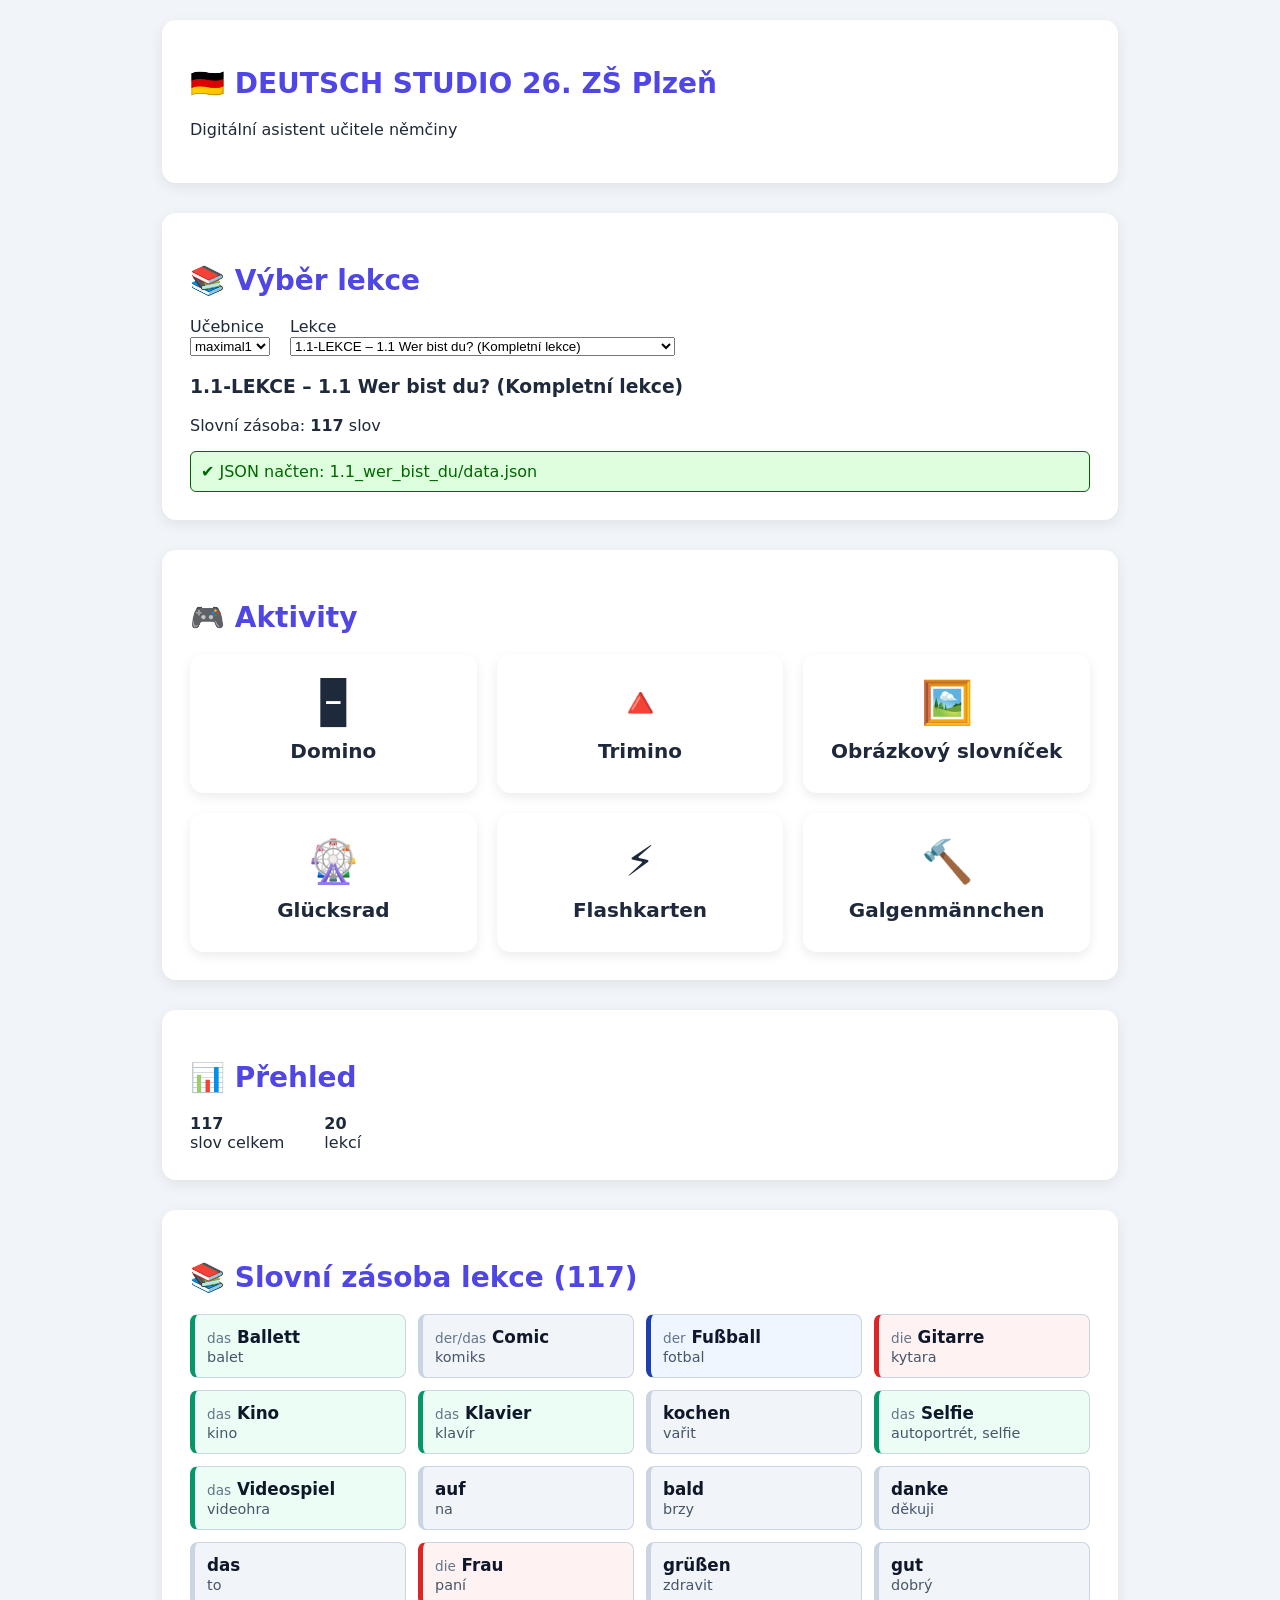
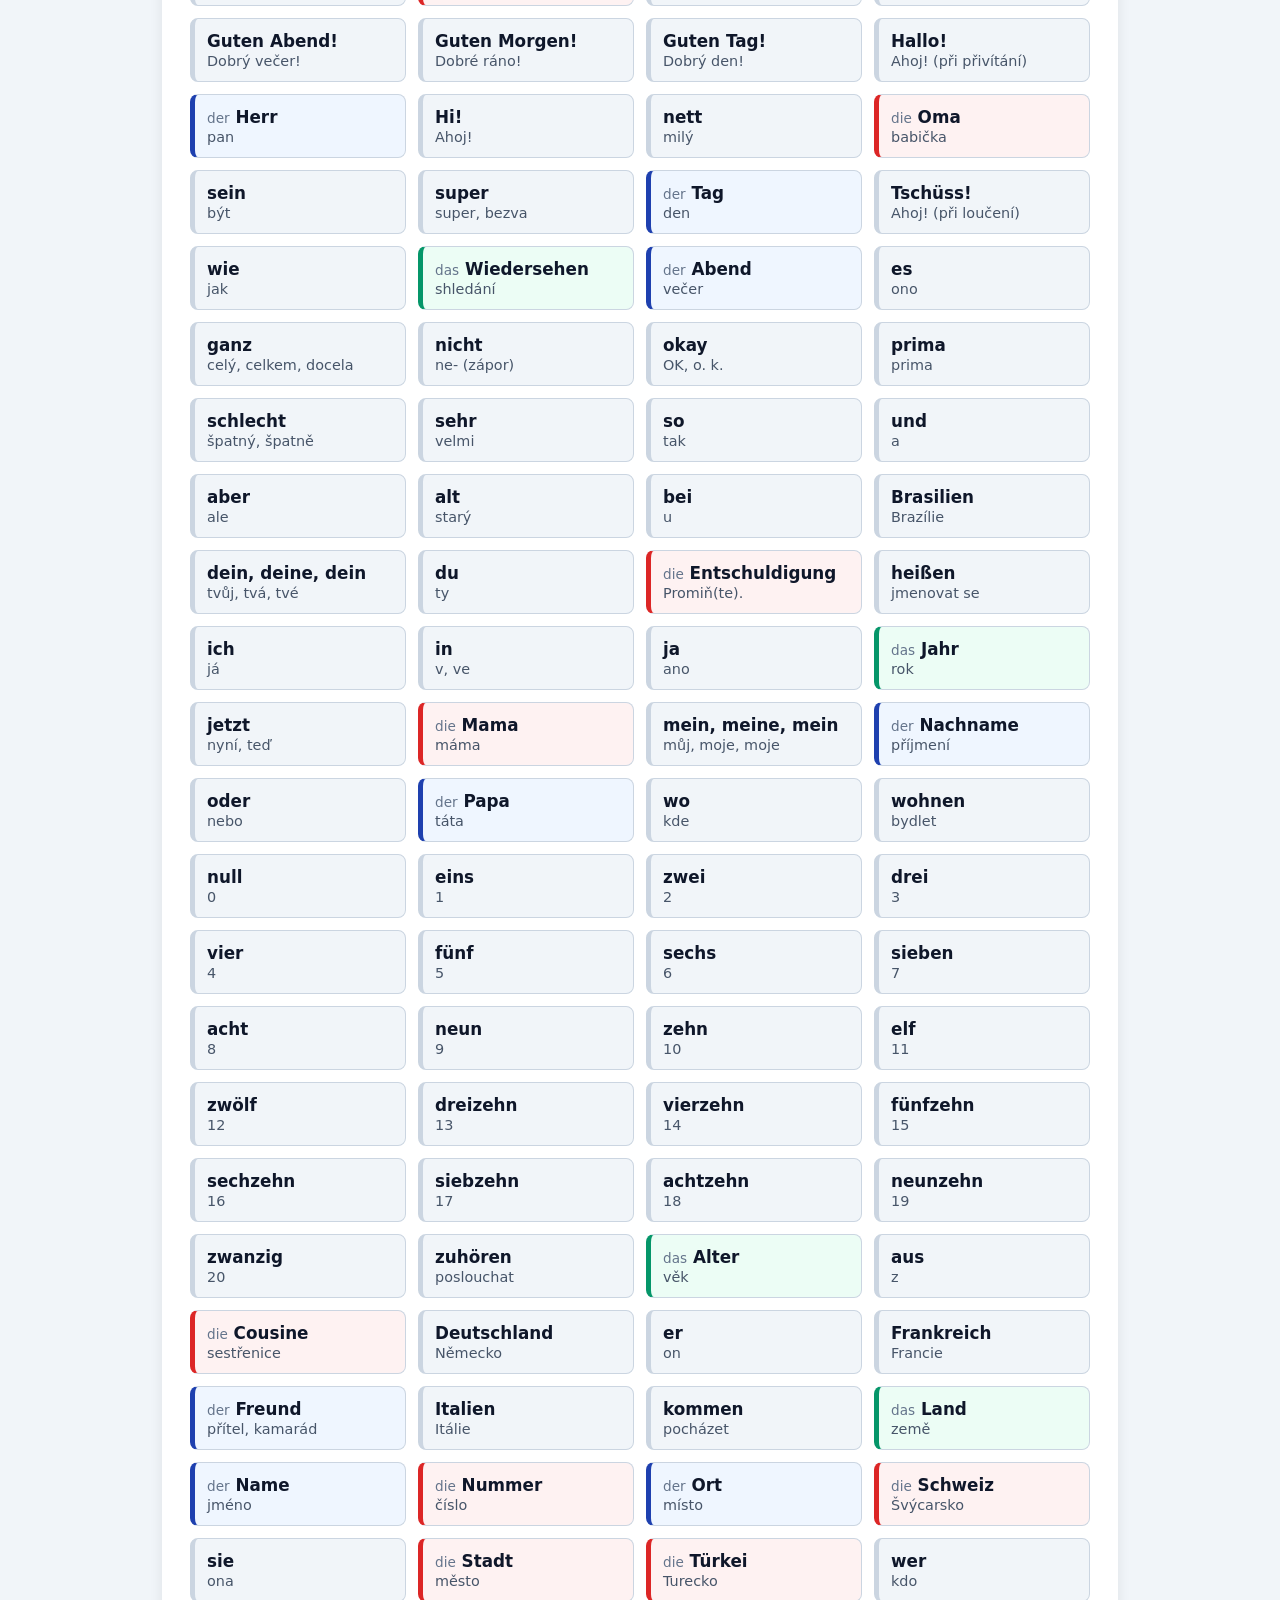
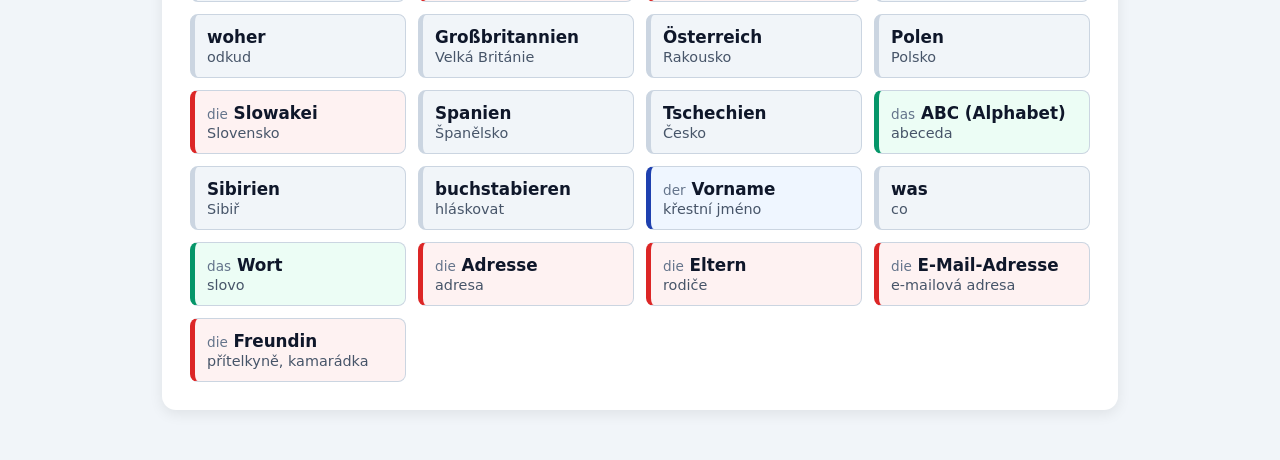
<file: index.html>
<!DOCTYPE html>
<html lang="cs">
<head>
    <meta charset="UTF-8">
    <meta name="viewport" content="width=device-width, initial-scale=1.0">

    <title>DEUTSCH STUDIO - Dashboard</title>

    <!-- Opravená cesta k CSS -->
    <link rel="stylesheet" href="dashboard/css/style.css">
</head>

<body>

<header class="ds-panel" style="margin-top: 0;">
    <h1 class="ds-title">🇩🇪 DEUTSCH STUDIO 26. ZŠ Plzeň</h1>
    <p>Digitální asistent učitele němčiny</p>
</header>

<main>

<section class="ds-panel">
    <h2 class="ds-title">📚 Výběr lekce</h2>

    <div style="display: flex; gap: 20px; flex-wrap: wrap;">

        <label>
            Učebnice<br>
            <select id="book-select"></select>
        </label>

        <label>
            Lekce<br>
            <select id="lesson-select"></select>
        </label>

    </div>

    <div style="margin-top: 20px;">
        <h3 id="lesson-title"></h3>
        <p>Slovní zásoba: <strong id="word-count">0</strong> slov</p>
    </div>

    <div id="json-status" style="display:none; padding:10px; margin-top:10px; border-radius:6px;"></div>
</section>

    <section class="ds-panel">
        <h2 class="ds-title">🎮 Aktivity</h2>

        <div class="ds-grid">

            <div class="ds-card-dashboard" onclick="openDomino()">
                <div class="ds-icon">🁢</div>
                <div class="ds-card-title">Domino</div>
            </div>

            <div class="ds-card-dashboard" onclick="openTrimino()">
                <div class="ds-icon">🔺</div>
                <div class="ds-card-title">Trimino</div>
            </div>

            <div class="ds-card-dashboard" onclick="openPictureDictionary()">
                <div class="ds-icon">🖼️</div>
                <div class="ds-card-title">Obrázkový slovníček</div>
            </div>

            <div class="ds-card-dashboard" onclick="openWheel()">
                <div class="ds-icon">🎡</div>
                <div class="ds-card-title">Glücksrad</div>
            </div>
            
            <div class="ds-card-dashboard" onclick="openFlashcards()">
                <div class="ds-icon">⚡</div>
                <div class="ds-card-title">Flashkarten</div>
            </div>

            <div class="ds-card-dashboard" onclick="openHangman()">
                <div class="ds-icon">🔨</div>
                <div class="ds-card-title">Galgenmännchen</div>
            </div>

        </div>
    </section>

<section class="ds-panel">
    <h2 class="ds-title">📊 Přehled</h2>

    <div style="display: flex; gap: 40px; margin-top: 10px;">
        <div>
            <strong id="total-words">0</strong><br>
            <span>slov celkem</span>
        </div>
        <div>
            <strong id="lesson-number">0</strong><br>
            <span>lekcí</span>
        </div>
    </div>
</section>

</main>

<!-- Opravená relativní cesta k JS -->
<script type="module" src="dashboard/js/app.js"></script>

</body>
</html>
</file>
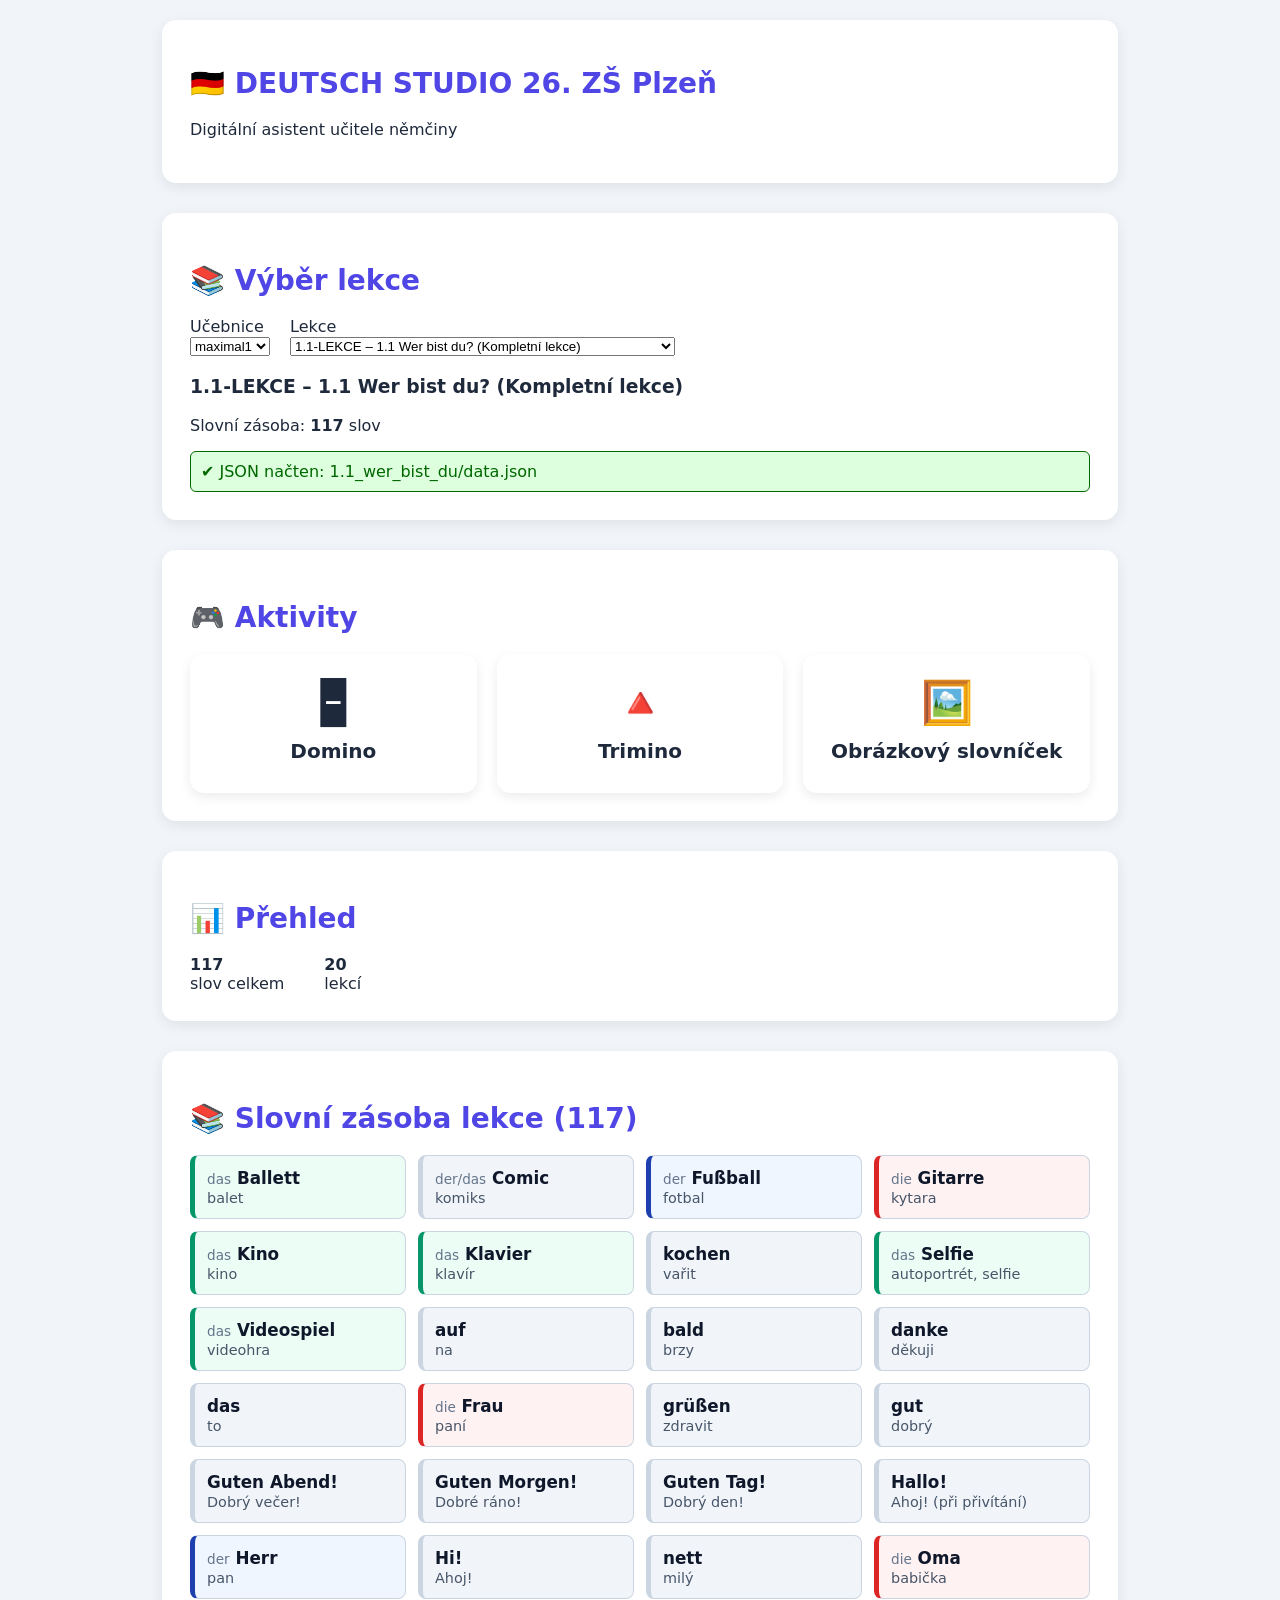
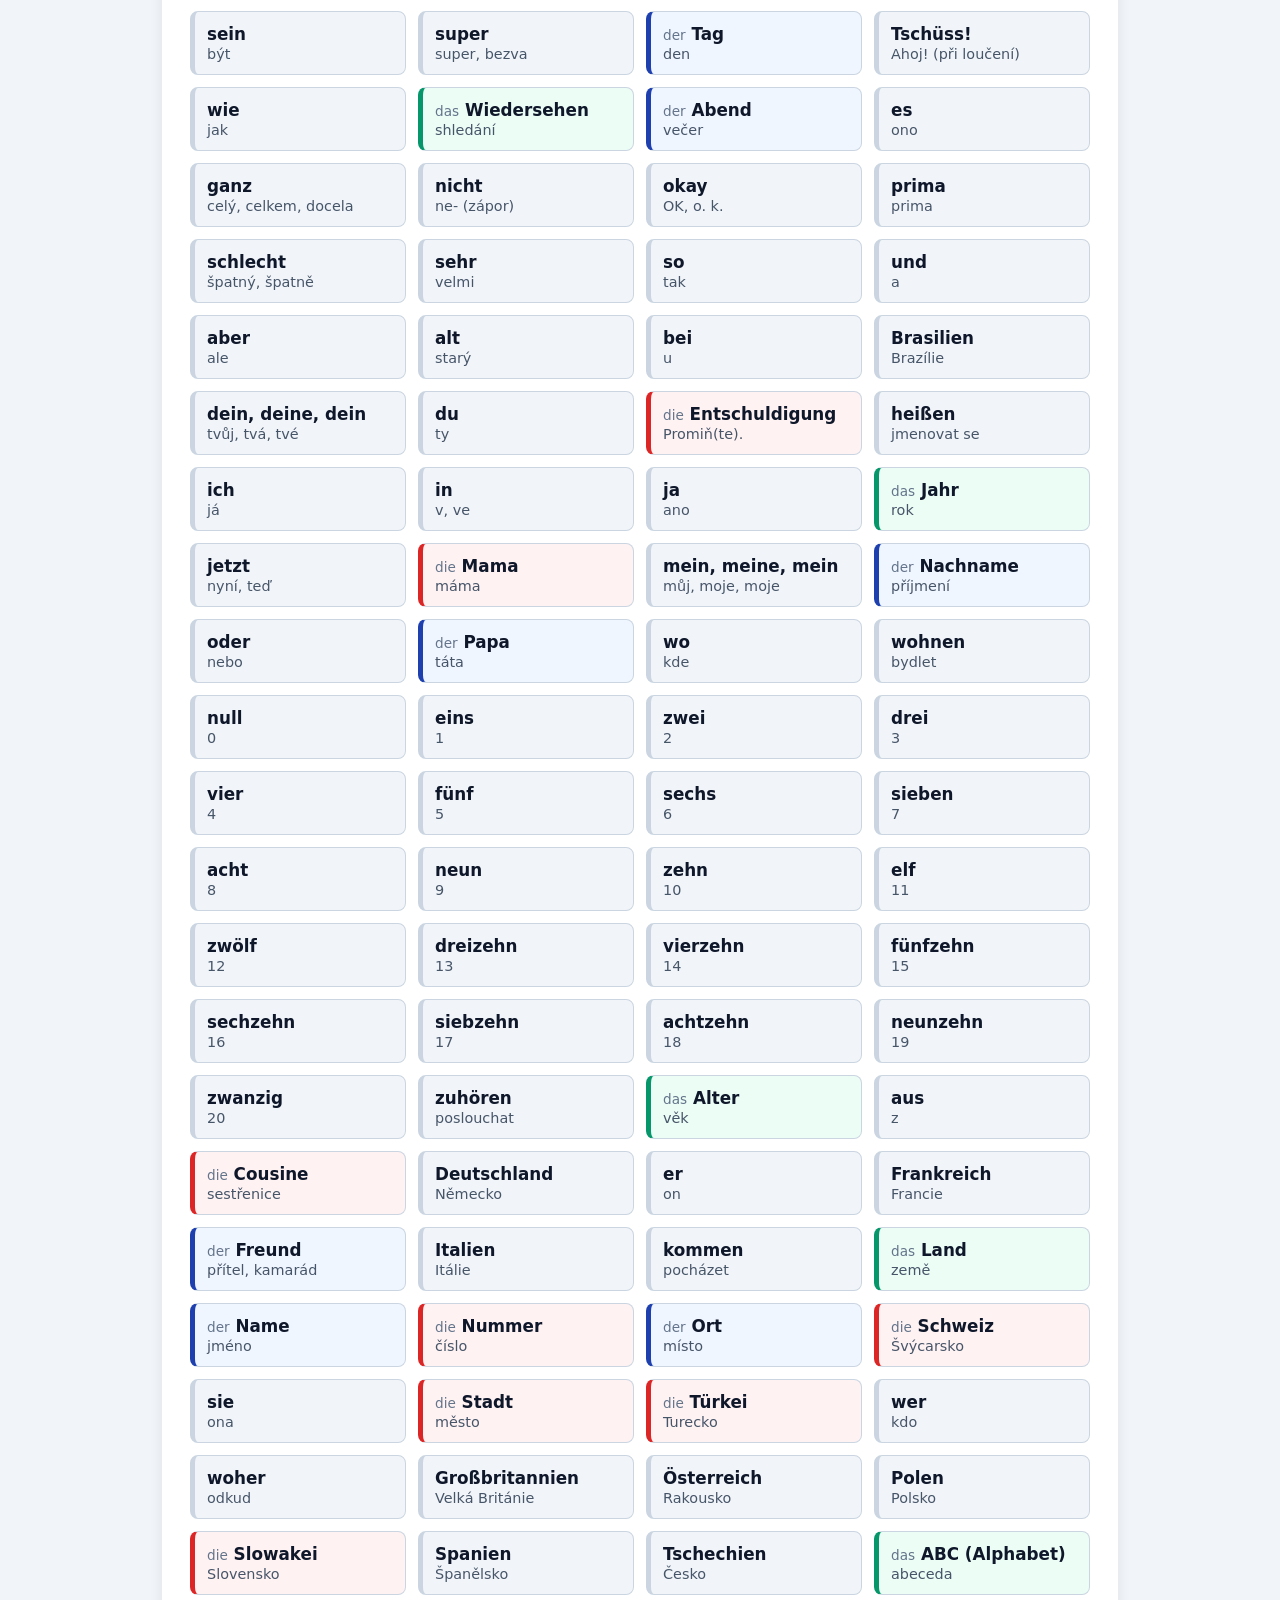
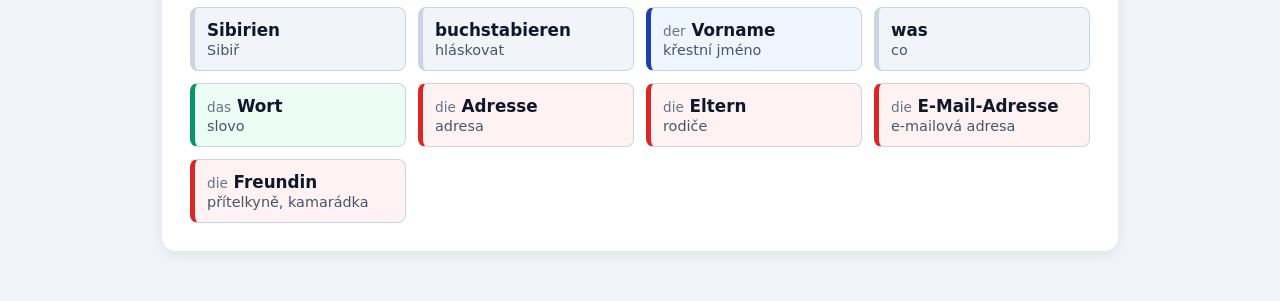
<file: dashboard/index.html>
<!DOCTYPE html>
<html lang="cs">
<head>
    <meta charset="UTF-8">
    <meta name="viewport" content="width=device-width, initial-scale=1.0">

    <title>DEUTSCH STUDIO - Dashboard</title>

    <link rel="stylesheet" href="css/style.css">
</head>

<body>

<header class="ds-panel" style="margin-top: 0;">
    <h1 class="ds-title">🇩🇪 DEUTSCH STUDIO 26. ZŠ Plzeň</h1>
    <p>Digitální asistent učitele němčiny</p>
</header>

<main>

<section class="ds-panel">
    <h2 class="ds-title">📚 Výběr lekce</h2>

    <div style="display: flex; gap: 20px; flex-wrap: wrap;">

        <label>
            Učebnice<br>
            <select id="book-select"></select>
        </label>

        <label>
            Lekce<br>
            <select id="lesson-select"></select>
        </label>

    </div>

    <div style="margin-top: 20px;">
        <h3 id="lesson-title"></h3>
        <p>Slovní zásoba: <strong id="word-count">0</strong> slov</p>
    </div>

    <div id="json-status" style="display:none; padding:10px; margin-top:10px; border-radius:6px;"></div>
</section>

<section class="ds-panel">
    <h2 class="ds-title">🎮 Aktivity</h2>

    <div class="ds-grid">

        <div class="ds-card-dashboard" onclick="openDomino()">
            <div class="ds-icon">🁢</div>
            <div class="ds-card-title">Domino</div>
        </div>

        <div class="ds-card-dashboard" onclick="openTrimino()">
            <div class="ds-icon">🔺</div>
            <div class="ds-card-title">Trimino</div>
        </div>

        <div class="ds-card-dashboard" onclick="openPictureDictionary()">
            <div class="ds-icon">🖼️</div>
            <div class="ds-card-title">Obrázkový slovníček</div>
        </div>

    </div>
</section>

<section class="ds-panel">
    <h2 class="ds-title">📊 Přehled</h2>

    <div style="display: flex; gap: 40px; margin-top: 10px;">
        <div>
            <strong id="total-words">0</strong><br>
            <span>slov celkem</span>
        </div>
        <div>
            <strong id="lesson-number">0</strong><br>
            <span>lekcí</span>
        </div>
    </div>
</section>

</main>

<!-- DŮLEŽITÉ: MUSÍ být module -->
<script type="module" src="js/app.js"></script>

</body>
</html>
</file>
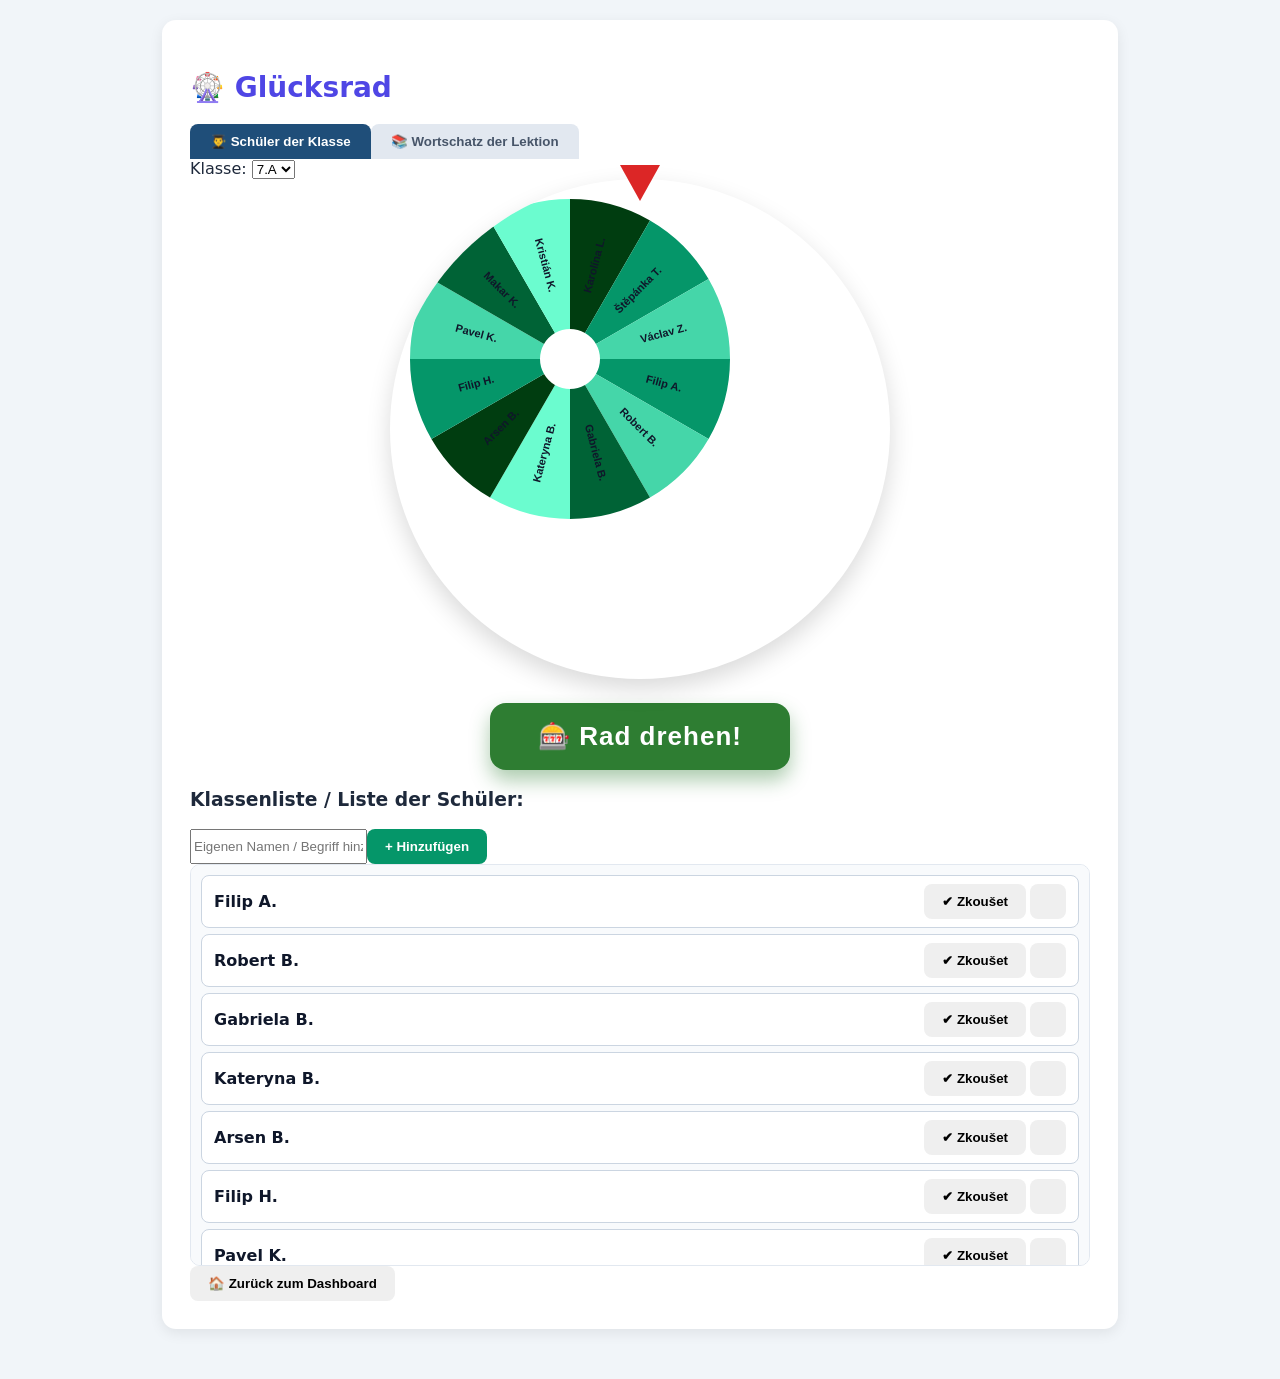
<file: modules/wheel/index.html>
<!DOCTYPE html>
<html lang="de">
<head>
    <meta charset="UTF-8">
    <meta name="viewport" content="width=device-width, initial-scale=1.0">
    <title>Glücksrad – DeutschStudio</title>
    
    <!-- Jednotný design systém DeutschStudio -->
    <link rel="stylesheet" href="../../css/style.css">
    
    <style>
        .wheel-container {
            position: relative;
            width: 400px;
            height: 400px;
            margin: 0 auto;
        }

        #canvas {
            width: 100%;
            height: 100%;
            border-radius: 50%;
            box-shadow: 0 10px 25px rgba(0, 0, 0, 0.15);
        }

        .wheel-pointer {
            position: absolute;
            top: -12px;
            left: 50%;
            transform: translateX(-50%);
            width: 0;
            height: 0;
            border-left: 18px solid transparent;
            border-right: 18px solid transparent;
            border-top: 32px solid #dc2626;
            z-index: 10;
            filter: drop-shadow(0 3px 5px rgba(0,0,0,0.3));
        }

        .item-list-container {
            max-height: 380px;
            overflow-y: auto;
            border: 1px solid #e2e8f0;
            border-radius: 10px;
            padding: 10px;
            background: #f8fafc;
        }

        .item-row {
            display: flex;
            align-items: center;
            justify-content: space-between;
            padding: 8px 12px;
            margin-bottom: 6px;
            background: white;
            border: 1px solid #cbd5e1;
            border-radius: 8px;
            font-weight: 600;
        }

        .item-row.disabled {
            opacity: 0.5;
            background: #f1f5f9;
            text-decoration: line-through;
        }

        .badge-date {
            font-size: 0.75rem;
            color: #64748b;
            margin-left: 8px;
            font-weight: normal;
        }

        .tab-btn {
            padding: 10px 20px;
            font-weight: bold;
            border-radius: 8px 8px 0 0;
            border: none;
            cursor: pointer;
            background: #e2e8f0;
            color: #475569;
        }

        .tab-btn.active {
            background: #1f4e79;
            color: white;
        }

        /* Nový vylepšený design modálního okna a tlačítek */
        .modal-overlay {
            position: fixed;
            top: 0;
            left: 0;
            width: 100%;
            height: 100%;
            background: rgba(15, 23, 42, 0.6);
            backdrop-filter: blur(4px);
            display: flex;
            align-items: center;
            justify-content: center;
            z-index: 999;
        }

        .modal-overlay.hidden {
            display: none !important;
        }

        .modal-card {
            background: #ffffff;
            padding: 30px 40px;
            border-radius: 16px;
            text-align: center;
            max-width: 420px;
            width: 90%;
            box-shadow: 0 20px 25px -5px rgba(0, 0, 0, 0.2);
            font-family: 'Segoe UI', Tahoma, Geneva, Verdana, sans-serif;
            animation: modalScaleUp 0.2s ease-out;
        }

        @keyframes modalScaleUp {
            from { transform: scale(0.9); opacity: 0; }
            to { transform: scale(1); opacity: 1; }
        }

        .modal-card .result-name {
            font-size: 24px;
            font-weight: 700;
            color: #111111;
            margin-bottom: 25px;
            word-break: break-word;
        }

        .modal-buttons {
            display: flex;
            gap: 12px;
            justify-content: center;
            flex-wrap: wrap;
            margin-top: 24px;
        }

        .modal-buttons button {
            padding: 10px 18px;
            font-size: 14px;
            font-weight: 600;
            border-radius: 8px;
            cursor: pointer;
            border: none;
            transition: all 0.2s ease;
            font-family: 'Segoe UI', Tahoma, Geneva, Verdana, sans-serif;
        }

        /* Výrazná tlačítka pro modální okno */
        .modal-btn-primary {
            background-color: #2e7d32;
            color: white;
            box-shadow: 0 4px 6px rgba(46, 125, 50, 0.2);
        }

        .modal-btn-primary:hover {
            background-color: #1b5e20;
            transform: translateY(-1px);
        }

        .modal-btn-secondary {
            background-color: #f0f0f0;
            color: #444444;
            border: 1px solid #dcdcdc;
        }

        .modal-btn-secondary:hover {
            background-color: #e4e4e4;
            transform: translateY(-1px);
        }

        .modal-btn-danger {
            background-color: #d32f2f;
            color: white;
            box-shadow: 0 4px 6px rgba(211, 47, 47, 0.2);
        }

        .modal-btn-danger:hover {
            background-color: #c62828;
            transform: translateY(-1px);
        }

        .hidden {
            display: none !important;
        }
    </style>
</head>
<body class="bg-slate-100 p-6">

    <div class="ds-panel">
        <h2 class="ds-title">🎡 Glücksrad</h2>

        <!-- Přepínání záložek: Žáci vs. Slovíčka -->
        <div class="flex gap-2 border-b border-slate-300 mt-4">
            <button id="tabStudentsBtn" class="tab-btn active" onclick="switchTab('students')">
                👨‍🎓 Schüler der Klasse
            </button>
            <button id="tabVocabBtn" class="tab-btn" onclick="switchTab('vocab')">
                📚 Wortschatz der Lektion
            </button>
        </div>

        <!-- Ovládací prvky pro REŽIM ŽÁCI -->
        <div id="controlsStudents" class="flex flex-wrap gap-4 mt-4">
            <label class="ds-label">
                Klasse:
                <select id="classSelect" class="ds-select" onchange="loadClassData()">
                <option value="7A">7.A</option>
                <option value="7B">7.B</option>
                <option value="7C">7.C</option>
                <option value="8A">8.A</option>
                <option value="8B">8.B</option>
                <option value="8C">8.C</option>
                <option value="9A">9.A</option>
                <option value="9B">9.B</option>
                <option value="9C">9.C</option>
                </select>
            </label>
        </div>

        <!-- Ovládací prvky pro REŽIM SLOVÍČKA -->
        <div id="controlsVocab" class="flex flex-wrap gap-4 mt-4 hidden">
            <label class="ds-label">
                Sprache am Rad:
                <select id="langSelect" class="ds-select" onchange="prepareVocabItems()">
                    <option value="de">Deutsch (DE)</option>
                    <option value="cz">Tschechisch (CZ)</option>
                </select>
            </label>

            <label class="ds-label">
                Anzahl der Wörter:
                <select id="countSelect" class="ds-select" onchange="prepareVocabItems()">
                    <option value="5">5 Wörter</option>
                    <option value="10">10 Wörter</option>
                    <option value="15" selected>15 Wörter</option>
                    <option value="20">20 Wörter</option>
                </select>
            </label>

            <!-- Skóre vyhodnocení -->
            <div id="vocabScoreTracker" class="flex items-center gap-4 bg-slate-100 px-4 py-2 rounded-lg border border-slate-300 font-bold text-slate-700">
                <span>Verbleibend: <strong id="wordsLeftCount" class="text-blue-600">0 / 0</strong></span>
                <span>|</span>
                <span>Punkte (Richtig : Falsch): <strong id="scoreText" class="text-emerald-600">0 : 0</strong></span>
            </div>
        </div>

        <!-- Hlavní grid: Kolo + Seznam -->
        <div class="grid grid-cols-1 md:grid-cols-2 gap-8 mt-6 items-start">
            
          <!-- Levý sloupec: Kolo štěstí -->
            <div style="display: flex; flex-direction: column; align-items: center; width: 100%;">
                <div class="wheel-container" style="width: 500px; height: 500px; position: relative;">
                    <div style="position: absolute; top: -14px; left: 50%; transform: translateX(-50%); width: 0; height: 0; border-left: 20px solid transparent; border-right: 20px solid transparent; border-top: 36px solid #dc2626; z-index: 10; filter: drop-shadow(0 3px 5px rgba(0,0,0,0.3);"></div>
                    <canvas id="canvas" width="500" height="500" style="width: 100%; height: 100%; border-radius: 50%; box-shadow: 0 10px 25px rgba(0, 0, 0, 0.15);"></canvas>
                </div>
                
                <!-- Obrovské, vycentrované tlačítko hned pod kolem -->
                <button id="spinBtn" onclick="spinWheel()" style="margin-top: 24px; background-color: #2e7d32; color: white; font-size: 26px; font-weight: 900; padding: 18px 48px; border-radius: 16px; border: none; cursor: pointer; box-shadow: 0 10px 20px rgba(46, 125, 50, 0.4); transition: all 0.2s ease; letter-spacing: 1px;">
                    🎰 Rad drehen!
                </button>
            </div>

            <!-- Pravý sloupec: Seznam položek -->
            <div>
                <h3 id="listTitle" class="font-bold text-slate-700 mb-2">Klassenliste / Liste der Schüler:</h3>
                
                <div class="flex gap-2 mb-3">
                    <input type="text" id="newItemInput" placeholder="Eigenen Namen / Begriff hinzufügen..." class="ds-select flex-1" onkeypress="if(event.key==='Enter') addItem()">
                    <button class="ds-btn ds-btn-success" onclick="addItem()">+ Hinzufügen</button>
                </div>

                <div id="itemList" class="item-list-container">
                    <!-- Položky se načtou dynamicky -->
                </div>
            </div>
        </div>

        <div class="mt-8 border-t pt-4">
            <button class="ds-btn ds-btn-secondary" onclick="window.location.href='../../index.html'">
                🏠 Zurück zum Dashboard
            </button>
        </div>
    </div>

    <!-- MODÁLNÍ OKNO PRO VÝSLEDEK / ZKOUŠENÍ -->
    <div id="winnerModal" class="modal-overlay hidden">
        <div class="modal-card">
            <div id="modalIcon" style="font-size: 3.5rem;">🎉</div>
            <div id="modalSubtitle" class="text-slate-500 font-bold uppercase tracking-wider text-sm mt-2">Ausgewählt:</div>
            <div id="winnerText" class="result-name"></div>

            <!-- 1. Tlačítka PRO ŽÁKY (Zkoušení) - opraveno do němčiny s novým stylem -->
            <div id="studentModalControls" class="modal-buttons">
                <button class="modal-btn-primary" onclick="confirmWinner()">
                    ✓ Versuch eintragen & schließen
                </button>
                <button class="modal-btn-secondary" onclick="closeModal()">
                    Ohne Eintrag schließen
                </button>
            </div>

            <!-- 2. Tlačítka PRO SLOVÍČKA (Hodnocení) -->
            <div id="vocabModalControls" class="modal-buttons hidden">
                <button class="modal-btn-primary" onclick="rateAnswer(true)">
                    ✓ Richtig (+1)
                </button>
                <button class="modal-btn-danger" onclick="rateAnswer(false)">
                    ✕ Falsch (0)
                </button>
            </div>

            <!-- 3. Tlačítko pro Konec zkoušení slovíček (Vyhodnocení známky) -->
            <div id="finalModalControls" class="modal-buttons hidden">
                <button class="modal-btn-primary" onclick="closeModal()">
                    ✕ Schließen und beenden
                </button>
            </div>
        </div>
    </div>

    <!-- Načtení opravené logiky Kola štěstí -->
    <script src="wheel.js"></script>
</body>
</html>
</file>
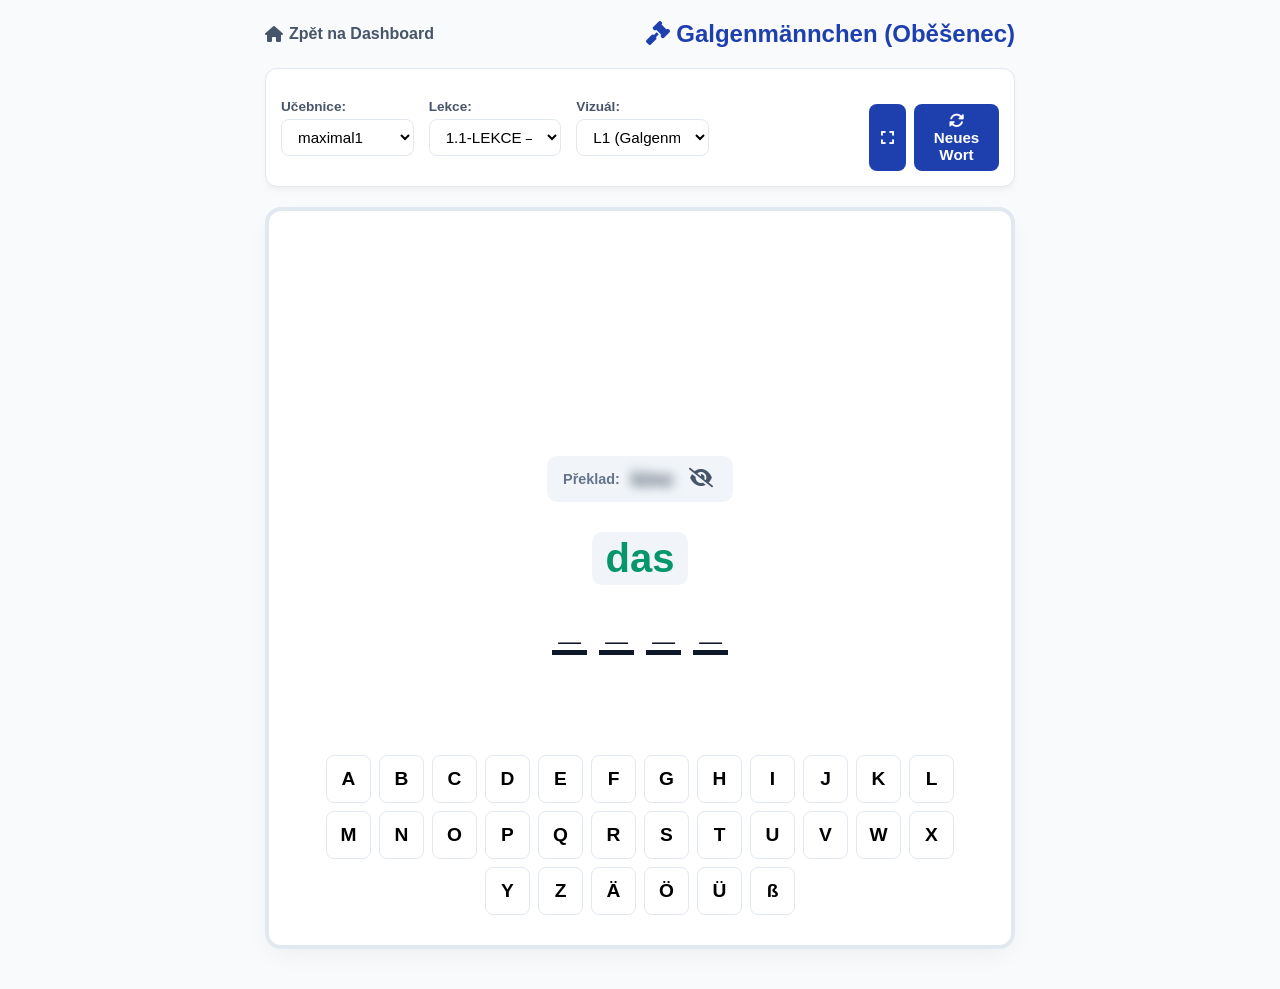
<file: modules/hangman/hangman.html>
<!DOCTYPE html>
<html lang="cs">
<head>
    <meta charset="UTF-8">
    <meta name="viewport" content="width=device-width, initial-scale=1.0">
    <title>DeutschStudio – Hangman (Šibenice)</title>
    <link rel="stylesheet" href="https://cdnjs.cloudflare.com/ajax/libs/font-awesome/6.4.0/css/all.min.css">
    <style>

        :root {
            --bg: #f8fafc;
            --card-bg: #ffffff;
            --text: #0f172a;
            --primary: #1e40af;
            --primary-hover: #1d4ed8;
            --border: #e2e8f0;
            --der: #1e40af;
            --die: #dc2626;
            --das: #059669;
        }

        body {
            font-family: 'Segoe UI', Tahoma, Geneva, Verdana, sans-serif;
            background-color: var(--bg);
            color: var(--text);
            margin: 0;
            padding: 20px;
            display: flex;
            flex-direction: column;
            align-items: center;
            min-height: 100vh;
            box-sizing: border-box;
        }

        .container {
            max-width: 750px;
            width: 100%;
            display: flex;
            flex-direction: column;
            align-items: center;
        }

        .header {
            width: 100%;
            display: flex;
            justify-content: space-between;
            align-items: center;
            margin-bottom: 20px;
        }

        .back-link {
            text-decoration: none;
            color: #475569;
            font-weight: 600;
            display: flex;
            align-items: center;
            gap: 6px;
            transition: color 0.2s;
        }

        .back-link:hover {
            color: var(--primary);
        }

        h1 {
            font-size: 1.5rem;
            margin: 0;
            color: var(--primary);
        }

        .controls-box {
            background: var(--card-bg);
            border: 1px solid var(--border);
            padding: 15px;
            border-radius: 12px;
            width: 100%;
            display: flex;
            flex-wrap: wrap;
            gap: 15px;
            justify-content: space-between;
            align-items: center;
            box-shadow: 0 4px 6px -1px rgba(0,0,0,0.05);
            margin-bottom: 20px;
            box-sizing: border-box;
        }

        .control-group {
            display: flex;
            flex-direction: column;
            gap: 5px;
            flex: 1;
            min-width: 130px;
        }

        label {
            font-size: 0.85rem;
            font-weight: 600;
            color: #475569;
        }

        select, button {
            padding: 8px 12px;
            border-radius: 8px;
            border: 1px solid var(--border);
            font-size: 0.95rem;
            background: #fff;
            cursor: pointer;
        }

        .btn-primary {
            background: var(--primary);
            color: white;
            border: none;
            font-weight: 600;
            transition: background 0.2s;
        }

        .btn-primary:hover {
            background: var(--primary-hover);
        }

        /* Hrací plocha */
        .game-card {
            background: var(--card-bg);
            border: 4px solid var(--border);
            border-radius: 16px;
            width: 100%;
            padding: 30px;
            box-sizing: border-box;
            display: flex;
            flex-direction: column;
            align-items: center;
            box-shadow: 0 10px 25px -5px rgba(0, 0, 0, 0.05);
            margin-bottom: 20px;
            text-align: center;
        }

        /* Zvětšená vizuální plocha */
        .visual-box {
            height: 200px;
            width: 100%;
            display: flex;
            align-items: center;
            justify-content: center;
            margin-bottom: 15px;
        }

        /* Vylepšená grafická šibenice */
        .gallows-svg {
            width: 160px;
            height: 180px;
            stroke: #334155;
            stroke-width: 5;
            stroke-linecap: round;
            fill: none;
        }

        .gallows-part {
            transition: opacity 0.3s ease;
        }

        /* Skrytá nápověda / Překlad */
        .hint-box {
            display: flex;
            align-items: center;
            justify-content: center;
            gap: 12px;
            margin-bottom: 20px;
            background: #f1f5f9;
            padding: 8px 16px;
            border-radius: 10px;
        }

        .translation-hint {
            font-size: 1.25rem;
            color: #334155;
            font-weight: 600;
        }

        .translation-hint.hidden {
            filter: blur(6px);
            user-select: none;
            cursor: pointer;
        }

        .eye-btn {
            background: none;
            border: none;
            font-size: 1.2rem;
            color: #475569;
            cursor: pointer;
            padding: 4px;
        }

        .eye-btn:hover {
            color: var(--primary);
        }

        /* Člen a skryté slovo */
      .word-display {
            display: flex;
            flex-direction: column;
            align-items: center;
            justify-content: center;
            gap: 15px;
            margin: 10px 0 20px 0;
            width: 100%;
        }

        .article-box {
            font-size: 2.5rem;
            font-weight: 700;
            padding: 4px 14px;
            border-radius: 10px;
            background: #f1f5f9;
        }

      .letters-container {
            display: flex;
            flex-wrap: wrap; /* Povolí zalamování na další řádek, když je fráze dlouhá */
            justify-content: center;
            gap: 12px;
            font-size: 2.5rem;
            font-weight: 700;
            max-width: 90%;
        }

     .letter-slot {
            border-bottom: 5px solid var(--text);
            min-width: 35px;
            height: 50px;
            text-align: center;
            display: inline-flex;
            align-items: center;
            justify-content: center;
        }
        /* Styl pro mezeru mezi slovy ve víceslovných frázích */
        .word-space {
            width: 25px; /* Mezera mezi slovy */
            border-bottom: none;
        }

        /* Klávesnice pro hádání */
        .keyboard {
            display: flex;
            flex-wrap: wrap;
            gap: 8px;
            justify-content: center;
            max-width: 650px;
            margin-top: 15px;
        }

        .key-btn {
            width: 45px;
            height: 48px;
            font-size: 1.2rem;
            font-weight: 600;
            border-radius: 8px;
            border: 1px solid var(--border);
            background: #fff;
            cursor: pointer;
            transition: all 0.15s;
            display: flex;
            align-items: center;
            justify-content: center;
        }

        .key-btn:hover:not(:disabled) {
            background: #e2e8f0;
        }

        .key-btn:disabled {
            background: #cbd5e1;
            color: #64748b;
            border-color: #cbd5e1;
            cursor: not-allowed;
            opacity: 0.5;
        }

        .status-message {
            font-size: 1.4rem;
            font-weight: 700;
            margin: 15px 0;
            min-height: 35px;
        }

        .next-btn {
            padding: 12px 30px;
            font-size: 1.2rem;
            margin-top: 10px;
        }
        /* Režim celé obrazovky – schová ovládání, zvětší plochu pro žáky vzadu */
        body.fullscreen-mode {
            background: #0f172a !important;
            display: flex !important;
            flex-direction: column !important;
            justify-content: center !important;
            align-items: center !important;
            height: 100vh !important;
            margin: 0 !important;
            overflow: hidden !important;
        }

        body.fullscreen-mode .header,
        body.fullscreen-mode .controls-box {
            display: none !important;
        }

        body.fullscreen-mode .container {
            max-width: 1000px !important;
            width: 95% !important;
        }

        body.fullscreen-mode .game-card {
            padding: 40px !important;
            border: none !important;
            box-shadow: 0 25px 50px -12px rgba(0, 0, 0, 0.5) !important;
        }

        body.fullscreen-mode .visual-box {
            height: 280px !important;
        }

        body.fullscreen-mode .gallows-svg {
            width: 220px !important;
            height: 260px !important;
        }

        body.fullscreen-mode .letters-container {
            font-size: 4rem !important;
            gap: 15px !important;
        }

        body.fullscreen-mode .letter-slot {
            min-width: 55px !important;
            border-bottom: 7px solid var(--text) !important;
        }

        body.fullscreen-mode .article-box {
            font-size: 3.5rem !important;
            padding: 8px 20px !important;
        }

        body.fullscreen-mode .translation-hint {
            font-size: 1.8rem !important;
        }

        body.fullscreen-mode .key-btn {
            width: 55px !important;
            height: 58px !important;
            font-size: 1.5rem !important;
        }
    </style>
</head>
<body>

    <div class="container">
        <div class="header">
            <a href="../../index.html" class="back-link"><i class="fas fa-home"></i> Zpět na Dashboard</a>
            <h1><i class="fas fa-gavel"></i> Galgenmännchen (Oběšenec)</h1>
        </div>

        <div class="controls-box">
            <div class="control-group">
                <label for="bookSelect">Učebnice:</label>
                <select id="bookSelect" onchange="onBookChange()"></select>
            </div>
            <div class="control-group">
                <label for="lessonSelect">Lekce:</label>
                <select id="lessonSelect" onchange="onLessonChange()"></select>
            </div>
            <div class="control-group">
                <label for="visualSelect">Vizuál:</label>
                <select id="visualSelect" onchange="changeVisual()">
                    <option value="Level1">L1 (Galgenmännchen – 12 Leben)</option>
                    <option value="Level2">L2 (Galgenmännchen – 7 Leben)</option>
                    <option value="Level0">L0 (Herzen – 10 Leben)</option>
                    </select>
            </div>
            <div class="control-group" style="justify-content: flex-end; flex: 0;">
                <label>&nbsp;</label>
                            </div>
            <div class="control-group" style="justify-content: flex-end; flex: 0;">
            <label>&nbsp;</label>
            <div style="display: flex; gap: 8px;">
                <button class="btn-primary" onclick="toggleFullScreen()" title="Full Screen"><i class="fas fa-expand"></i></button>
                <button class="base-btn btn-primary" onclick="initGame()" title="Neues Wort"><i class="fas fa-rotate"></i> Neues Wort</button>
            </div>
</div>
        </div>

        <!-- Hrací pole -->
        <div class="game-card" id="gameCard">
            <div class="visual-box" id="visualBox">
                <!-- Vykreslení šibenice nebo srdíček -->
            </div>

            <!-- Nápověda s možností skrytí -->
            <div class="hint-box">
                <span style="font-size: 0.9rem; font-weight: 600; color: #64748b;">Překlad:</span>
                <span class="translation-hint" id="translationHint" title="Kliknutím odhalíte" onclick="toggleHint()">-</span>
                <button class="eye-btn" id="eyeBtn" onclick="toggleHint()" title="Zobrazit/skrýt nápovědu">
                    <i class="fas fa-eye-slash" id="eyeIcon"></i>
                </button>
            </div>

            <div class="word-display">
                <div class="article-box" id="articleBox" style="display: none;">?</div>
                <div class="letters-container" id="lettersContainer"></div>
            </div>

            <div class="status-message" id="statusMessage"></div>

            <div class="keyboard" id="keyboard"></div>

            <button class="btn-primary next-btn" id="nextBtn" style="display: none;" onclick="initGame()">Další slovíčko <i class="fas fa-arrow-right"></i></button>
        </div>
    </div>

    <script type="module" src="hangman.js"></script>
</body>
</html>
</file>
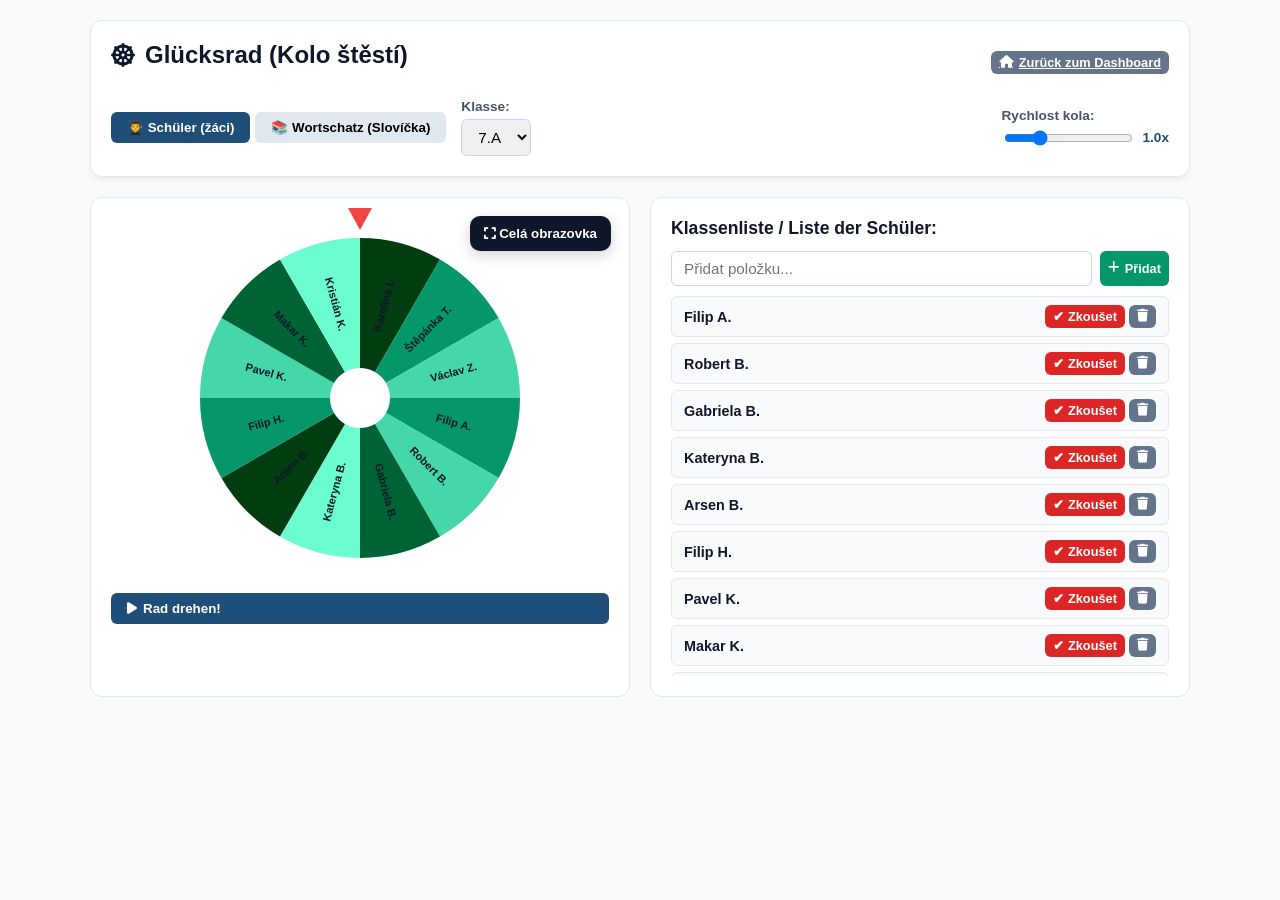
<file: modules/wheel/wheel.html>
<!DOCTYPE html>
<html lang="cs">
<head>
    <meta charset="UTF-8">
    <meta name="viewport" content="width=device-width, initial-scale=1.0">
    <title>Glücksrad – DeutschStudio</title>
    <link rel="stylesheet" href="css/style.css">
    <link rel="stylesheet" href="https://cdnjs.cloudflare.com/ajax/libs/font-awesome/6.4.0/css/all.min.css">
    <style>
        :root {
            --primary: #1f4e79;
            --der-color: #1e40af;
            --die-color: #dc2626;
            --das-color: #059669;
        }
        * { box-sizing: border-box; }

        html, body {
            width: 100%;
            min-height: 100%;
            margin: 0;
        }

        body {
            font-family: 'Segoe UI', Tahoma, Geneva, Verdana, sans-serif;
            background-color: #f8fafc;
            color: #0f172a;
            padding: 20px;
            overflow-x: hidden;
        }
        .ds-panel {
            background: #ffffff;
            border: 1px solid #e2e8f0;
            border-radius: 12px;
            padding: 20px;
            width: min(100%, 1100px);
            margin: 0 auto 20px auto;
            box-shadow: 0 4px 6px -1px rgba(0, 0, 0, 0.05);
        }
        .ds-title {
            margin: 0 0 15px 0;
            font-size: 1.5rem;
            font-weight: 700;
            display: flex;
            align-items: center;
            gap: 10px;
        }
        .flex-wrap {
            display: flex;
            flex-wrap: wrap;
            gap: 15px;
            align-items: center;
        }
        .ds-label {
            display: flex;
            flex-direction: column;
            gap: 5px;
            font-size: 0.85rem;
            font-weight: 600;
            color: #475569;
        }
        .ds-select, .ds-input {
            padding: 8px 12px;
            border: 1px solid #cbd5e1;
            border-radius: 6px;
            font-size: 0.95rem;
            outline: none;
        }
        .ds-btn {
            padding: 8px 16px;
            border-radius: 6px;
            font-weight: 700;
            cursor: pointer;
            border: none;
            color: #ffffff;
            display: inline-flex;
            align-items: center;
            gap: 6px;
        }
        .ds-btn-primary { background-color: var(--primary); }
        .ds-btn-success { background-color: #059669; }
        .ds-btn-danger { background-color: #dc2626; }
        .ds-btn-secondary { background-color: #64748b; }
        .ds-btn-sm { padding: 4px 8px; font-size: 0.8rem; }
        
        .main-layout {
            width: min(100%, 1100px);
            margin: 0 auto;
            display: grid;
            grid-template-columns: minmax(0, 1fr) minmax(0, 1fr);
            gap: 20px;
            align-items: stretch;
        }

        @media(max-width: 768px) {
            body { padding: 10px; }
            .main-layout { grid-template-columns: 1fr; }
            .ds-panel { padding: 14px; }
        }
        .wheel-container {
            position: relative;
            display: flex;
            flex-direction: column;
            align-items: center;
            background: #ffffff;
            padding: 20px;
            border-radius: 12px;
            border: 1px solid #e2e8f0;
            transition: all 0.3s ease;
        }

        /* =====================================================
           FOCUS / FULLSCREEN REŽIM KOLA
           Kolo se vejde vždy celé do obrazovky.
           ===================================================== */
        .wheel-container.fullscreen-spin {
            position: fixed !important;
            inset: 0 !important;
            width: 100vw !important;
            height: 100vh !important;
            max-width: none !important;
            z-index: 2500 !important;
            margin: 0 !important;
            padding: 24px !important;
            border: none !important;
            border-radius: 0 !important;
            background: rgba(255, 255, 255, 0.98) !important;
            box-shadow: none !important;
            transform: none !important;
            display: flex !important;
            justify-content: center !important;
            align-items: center !important;
            overflow: hidden !important;
        }

        .wheel-container.fullscreen-spin #canvas {
            width: min(82vh, 82vw) !important;
            height: min(82vh, 82vw) !important;
            max-width: 90vw !important;
            max-height: 82vh !important;
        }

        .wheel-container.fullscreen-spin .wheel-pointer {
            top: calc(50% - min(41vh, 41vw) - 3px);
        }

        .wheel-container.fullscreen-spin #spinBtn {
            position: absolute;
            bottom: 24px;
            left: 50%;
            transform: translateX(-50%);
            width: min(360px, 70vw) !important;
            margin: 0 !important;
        }

        .fullscreen-exit {
            position: absolute;
            top: 18px;
            right: 18px;
            z-index: 20;
            border: none;
            border-radius: 10px;
            padding: 10px 14px;
            background: #0f172a;
            color: white;
            font-weight: 700;
            cursor: pointer;
            box-shadow: 0 4px 14px rgba(0,0,0,.18);
        }

        .fullscreen-exit:hover {
            background: #334155;
        }

        /* Ztmavení pozadí pod kolem při otáčení pro dokonalý fokus */
        body.is-spinning::after {
            content: '';
            position: fixed;
            top: 0; left: 0; width: 100%; height: 100%;
            background: rgba(15, 23, 42, 0.6);
            z-index: 1500;
            backdrop-filter: blur(4px);
        }
        #canvas {
            cursor: pointer;
        }
        .wheel-pointer {
            position: absolute;
            top: 10px;
            left: 50%;
            transform: translateX(-50%);
            width: 0;
            height: 0;
            border-left: 12px solid transparent;
            border-right: 12px solid transparent;
            border-top: 22px solid #ef4444;
            z-index: 10;
        }
        .list-container {
            background: #ffffff;
            padding: 20px;
            border-radius: 12px;
            border: 1px solid #e2e8f0;
            max-height: 500px;
            display: flex;
            flex-direction: column;
        }
        .item-list {
            overflow-y: auto;
            flex-grow: 1;
            margin-top: 10px;
            display: flex;
            flex-direction: column;
            gap: 6px;
        }
        .item-row {
            display: flex;
            align-items: center;
            justify-content: space-between;
            padding: 8px 12px;
            background: #f8fafc;
            border: 1px solid #e2e8f0;
            border-radius: 6px;
            font-size: 0.9rem;
        }
        .item-row.disabled {
            opacity: 0.5;
            text-decoration: line-through;
            background: #f1f5f9;
        }
        .badge-date {
            font-size: 0.75rem;
            background: #e2e8f0;
            padding: 2px 6px;
            border-radius: 4px;
            margin-left: 8px;
            color: #475569;
        }
        .hidden { display: none !important; }
        
        /* Modal */
        .modal {
            position: fixed;
            top: 0; left: 0; width: 100%; height: 100%;
            background: rgba(0,0,0,0.5);
            display: flex;
            justify-content: center;
            align-items: center;
            z-index: 2000;
        }
        .modal-content {
            background: white;
            padding: 30px;
            border-radius: 12px;
            text-align: center;
            max-width: 400px;
            width: 90%;
            box-shadow: 0 10px 25px rgba(0,0,0,0.2);
        }
        .tab-btn {
            background: #e2e8f0;
            border: none;
            padding: 8px 16px;
            font-weight: 600;
            cursor: pointer;
            border-radius: 6px;
        }
        .tab-btn.active {
            background: var(--primary);
            color: white;
        }
    </style>
</head>
<body>

    <div class="ds-panel">
        <div style="display: flex; justify-content: space-between; align-items: center;">
            <h2 class="ds-title"><i class="fas fa-dharmachakra"></i> Glücksrad (Kolo štěstí)</h2>
            <a href="../../index.html" class="ds-btn ds-btn-secondary ds-btn-sm"><i class="fas fa-home"></i> Zurück zum Dashboard</a>
        </div>

        <div class="flex-wrap" style="margin-top: 15px;">
            <div style="display: flex; gap: 5px;">
                <button id="tabStudentsBtn" class="tab-btn active" onclick="switchTab('students')">👨‍🎓 Schüler (žáci)</button>
                <button id="tabVocabBtn" class="tab-btn" onclick="switchTab('vocab')">📚 Wortschatz (Slovíčka) </button>
            </div>

            <!-- Ovládání pro žáky -->
            <div id="controlsStudents" class="flex-wrap">
                <label class="ds-label">
                    Klasse:
                    <select id="classSelect" class="ds-select" onchange="loadClassData()">
                        <option value="7A">7.A</option>
                        <option value="7B">7.B</option>
                        <option value="7C">7.C</option>
                        <option value="8A">8.A</option>
                        <option value="8B">8.B</option>
                        <option value="8C">8.C</option>
                        <option value="9A">9.A</option>
                        <option value="9B">9.B</option>
                    </select>
                </label>
            </div>

            <!-- Ovládání pro slovíčka -->
            <div id="controlsVocab" class="flex-wrap hidden">
                <label class="ds-label">
                    Jazyk:
                    <select id="langSelect" class="ds-select" onchange="prepareVocabItems()">
                        <option value="de">Německy (Artikel + DE)</option>
                        <option value="cz">Česky (CZ)</option>
                    </select>
                </label>
                <label class="ds-label">
                    Počet slov:
                    <select id="countSelect" class="ds-select" onchange="prepareVocabItems()">
                        <option value="10">10 slov</option>
                        <option value="15" selected>15 slov</option>
                        <option value="20">20 slov</option>
                        <option value="5">5 slov</option>
                    </select>
                </label>
            </div>

            <!-- Posuvník rychlosti -->
            <label class="ds-label" style="margin-left: auto;">
                Rychlost kola:
                <div style="display: flex; align-items: center; gap: 8px;">
                    <input type="range" id="speedRange" min="0.5" max="2.5" step="0.1" value="1.0">
                    <span id="speedValue" style="font-weight: bold; color: var(--primary);">1.0x</span>
                </div>
            </label>
        </div>
    </div>

    <div class="main-layout">
        <!-- Kolo štěstí -->
        <div class="wheel-container">
            <div class="wheel-pointer"></div>
            <button id="fullscreenBtn" class="fullscreen-exit" type="button" onclick="toggleWheelFullscreen()" title="Režim celé obrazovky">
                <i class="fas fa-expand"></i> Celá obrazovka
            </button>
            <canvas id="canvas" width="360" height="360" onclick="spinWheel()"></canvas>
            <button id="spinBtn" class="ds-btn ds-btn-primary" style="margin-top: 15px; width: 100%;" onclick="spinWheel()">
                <i class="fas fa-play"></i> Rad drehen!
            </button>
        </div>

        <!-- Seznam položek -->
        <div class="list-container">
            <div style="display: flex; justify-content: space-between; align-items: center;">
                <h3 id="listTitle" style="margin: 0; font-size: 1.1rem;">Seznam:</h3>
                <div id="vocabScoreTracker" class="hidden" style="font-weight: bold; font-size: 0.9rem; color: #0f172a;">
                    Zbývá: <span id="wordsLeftCount">0</span> | Skóre: <span id="scoreText">0 : 0</span>
                </div>
            </div>

            <!-- Vložení nového žáka / položky -->
            <div style="display: flex; gap: 8px; margin-top: 12px;">
                <input type="text" id="newItemInput" class="ds-input" placeholder="Přidat položku..." style="flex: 1;" onkeypress="if(event.key==='Enter') addItem()">
                <button class="ds-btn ds-btn-success ds-btn-sm" onclick="addItem()"><i class="fas fa-plus"></i> Přidat</button>
            </div>

            <div id="itemList" class="item-list"></div>
        </div>
    </div>

    <!-- Modální okno po roztočení -->
    <div id="winnerModal" class="modal hidden">
        <div class="modal-content">
            <div id="modalIcon" style="font-size: 3rem; margin-bottom: 10px;">🎉</div>
            <div id="modalSubtitle" style="font-weight: 600; color: #64748b; margin-bottom: 5px;">Vybráno:</div>
            <div id="winnerText" style="font-size: 1.5rem; font-weight: 700; color: #0f172a; margin-bottom: 20px;"></div>

            <!-- Ovládání pro žáky -->
            <div id="studentModalControls" class="flex" style="justify-content: center; gap: 10px;">
                <button class="ds-btn ds-btn-success" onclick="confirmWinner()"><i class="fas fa-check"></i> Potvrdit a vyřadit</button>
                <button class="ds-btn ds-btn-secondary" onclick="closeModal()">Zavřít</button>
            </div>

            <!-- Ovládání pro slovíčka -->
            <div id="vocabModalControls" class="flex hidden" style="justify-content: center; gap: 10px; margin-bottom: 10px;">
                <button class="ds-btn ds-btn-success" onclick="rateAnswer(true)"><i class="fas fa-check"></i> Richtig</button>
                <button class="ds-btn ds-btn-danger" onclick="rateAnswer(false)"><i class="fas fa-times"></i> Falsch</button>
            </div>
            <div id="skipModalControl" class="flex hidden" style="justify-content: center;">
    <button id="skipWordBtn" class="ds-btn ds-btn-secondary" onclick="skipWord()">
        <i class="fas fa-forward"></i> Überspringen (Přeskočit) <span id="skipCountBadge" style="font-size: 0.8rem; margin-left: 5px;">(2/2)</span>
    </button>
</div>

            <!-- Finální tlačítka -->
            <div id="finalModalControls" class="flex hidden" style="justify-content: center;">
                <button class="ds-btn ds-btn-primary" onclick="closeModal()">OK</button>
            </div>
        </div>
    </div>

    <script>
        // Dynamická aktualizace textu posuvníku rychlosti
        document.getElementById('speedRange')?.addEventListener('input', (e) => {
            document.getElementById('speedValue').innerText = e.target.value + 'x';
        });
    </script>
    <script>
        // =====================================================
        // Režim soustředění / fullscreen kola
        // =====================================================
        function toggleWheelFullscreen() {
            const wheel = document.querySelector('.wheel-container');
            const btn = document.getElementById('fullscreenBtn');
            if (!wheel) return;

            const active = wheel.classList.toggle('fullscreen-spin');
            document.body.classList.toggle('wheel-focus-mode', active);

            if (btn) {
                btn.innerHTML = active
                    ? '<i class="fas fa-compress"></i> Zavřít'
                    : '<i class="fas fa-expand"></i> Celá obrazovka';
            }
        }

        document.addEventListener('keydown', (event) => {
            if (event.key === 'Escape') {
                const wheel = document.querySelector('.wheel-container');
                if (wheel?.classList.contains('fullscreen-spin')) {
                    toggleWheelFullscreen();
                }
            }
        });

        document.getElementById('speedRange')?.addEventListener('input', (e) => {
            document.getElementById('speedValue').innerText = e.target.value + 'x';
        });
    </script>
    <script src="wheel.js"></script>
</body>
</html>
</file>
<file: dashboard/css/style.css>
/* --------------------------------------------------
   Globální styly
-------------------------------------------------- */

body {
    background: #f1f5f9; /* slate-100 */
    color: #1e293b;      /* slate-800 */
    font-family: system-ui, sans-serif;
    margin: 0;
    padding: 20px;
}

/* --------------------------------------------------
   Panely
-------------------------------------------------- */

.ds-panel {
    max-width: 900px;
    margin: 0 auto 30px auto;
    background: white;
    border-radius: 14px;
    padding: 28px;
    box-shadow: 0 4px 14px rgba(0,0,0,0.08);
}

/* Nadpis */
.ds-title {
    font-size: 28px;
    font-weight: 700;
    color: #4f46e5; /* indigo-600 */
    margin-bottom: 20px;
}

/* --------------------------------------------------
   Tlačítka
-------------------------------------------------- */

.ds-btn {
    padding: 10px 18px;
    border-radius: 8px;
    font-weight: 600;
    cursor: pointer;
    border: none;
    transition: background 0.15s ease, transform 0.15s ease;
}

.ds-btn:hover {
    transform: translateY(-2px);
}

.ds-btn-primary {
    background: #4f46e5;
    color: white;
}

.ds-btn-primary:hover {
    background: #4338ca;
}

.ds-btn-success {
    background: #059669;
    color: white;
}

.ds-btn-success:hover {
    background: #047857;
}

/* --------------------------------------------------
   Náhled / pracovní list
-------------------------------------------------- */

.ds-preview {
    max-width: 900px;
    margin: 0 auto;
    background: white;
    border-radius: 14px;
    padding: 28px;
    box-shadow: 0 4px 14px rgba(0,0,0,0.08);
}

/* --------------------------------------------------
   Kartičky slovíček
-------------------------------------------------- */

.ds-card {
    display: flex;
    align-items: center;
    gap: 16px;
    background: #f8fafc; /* slate-50 */
    border: 1px solid #e2e8f0; /* slate-200 */
    padding: 14px;
    border-radius: 12px;
}

/* Obrázek */
.ds-img-box {
    width: 64px;
    height: 64px;
    background: white;
    border: 1px solid #e2e8f0;
    border-radius: 10px;
    display: flex;
    align-items: center;
    justify-content: center;
    padding: 4px;
}

/* Texty */
.ds-word-cz {
    font-size: 14px;
    font-weight: 600;
    color: #475569; /* slate-600 */
}

.ds-hint {
    font-size: 18px;
    font-family: monospace;
    font-weight: 700;
    color: #4f46e5;
    margin-top: 4px;
}

/* --------------------------------------------------
   Moderní ikonkový dashboard
-------------------------------------------------- */

.ds-grid {
    display: grid;
    grid-template-columns: repeat(auto-fit, minmax(220px, 1fr));
    gap: 20px;
    margin-top: 20px;
}

.ds-card-dashboard {
    background: white;
    border-radius: 14px;
    padding: 24px;
    text-align: center;
    box-shadow: 0 4px 12px rgba(0,0,0,0.08);
    transition: transform 0.15s ease, box-shadow 0.15s ease;
    text-decoration: none;
    color: inherit;
}

.ds-card-dashboard:hover {
    transform: translateY(-4px);
    box-shadow: 0 6px 16px rgba(0,0,0,0.12);
}

.ds-icon {
    font-size: 42px;
    margin-bottom: 12px;
}

.ds-card-title {
    font-size: 20px;
    font-weight: 700;
    margin-bottom: 6px;
}

.ds-card-desc {
    font-size: 14px;
    color: #475569; /* slate-600 */
}
/* --------------------------------------------------
   Oprava modulu obrázkového slovníčku
-------------------------------------------------- */

#exerciseGrid {
    display: flex;
    flex-direction: column;
    gap: 16px;
}

/* karta */
.flex {
    display: flex;
}

.items-center {
    align-items: center;
}

.border {
    border: 1px solid #e2e8f0;
}

.p-3 {
    padding: 12px;
}

.rounded-lg {
    border-radius: 12px;
}

.bg-slate-50 {
    background: #f8fafc;
}

.gap-4 {
    gap: 16px;
}

/* index číslo */
.text-lg {
    font-size: 18px;
}

.font-bold {
    font-weight: 700;
}

.text-slate-400 {
    color: #94a3b8;
}

.w-6 {
    width: 24px;
}

/* obrázek */
.w-16 {
    width: 64px;
}

.h-16 {
    height: 64px;
}

.bg-white {
    background: white;
}

.rounded {
    border-radius: 8px;
}

.p-1 {
    padding: 4px;
}

.max-h-full {
    max-height: 100%;
}

.max-w-full {
    max-width: 100%;
}

.object-contain {
    object-fit: contain;
}

/* texty */
.text-sm {
    font-size: 14px;
}

.text-slate-600 {
    color: #475569;
}

.font-mono {
    font-family: monospace;
}

.text-indigo-700 {
    color: #4338ca;
}

.mt-1 {
    margin-top: 4px;
}
</file>
<file: css/style.css>
/* --------------------------------------------------
   Globální styly
-------------------------------------------------- */

body {
    background: #f1f5f9; /* slate-100 */
    color: #1e293b;      /* slate-800 */
    font-family: system-ui, sans-serif;
    margin: 0;
    padding: 20px;
}

/* --------------------------------------------------
   Panely
-------------------------------------------------- */

.ds-panel {
    max-width: 900px;
    margin: 0 auto 30px auto;
    background: white;
    border-radius: 14px;
    padding: 28px;
    box-shadow: 0 4px 14px rgba(0,0,0,0.08);
}

/* Nadpis */
.ds-title {
    font-size: 28px;
    font-weight: 700;
    color: #4f46e5; /* indigo-600 */
    margin-bottom: 20px;
}

/* --------------------------------------------------
   Tlačítka
-------------------------------------------------- */

.ds-btn {
    padding: 10px 18px;
    border-radius: 8px;
    font-weight: 600;
    cursor: pointer;
    border: none;
    transition: background 0.15s ease, transform 0.15s ease;
}

.ds-btn:hover {
    transform: translateY(-2px);
}

.ds-btn-primary {
    background: #4f46e5;
    color: white;
}

.ds-btn-primary:hover {
    background: #4338ca;
}

.ds-btn-success {
    background: #059669;
    color: white;
}

.ds-btn-success:hover {
    background: #047857;
}

/* --------------------------------------------------
   Náhled / pracovní list
-------------------------------------------------- */

.ds-preview {
    max-width: 900px;
    margin: 0 auto;
    background: white;
    border-radius: 14px;
    padding: 28px;
    box-shadow: 0 4px 14px rgba(0,0,0,0.08);
}

/* --------------------------------------------------
   Kartičky slovíček
-------------------------------------------------- */

.ds-card {
    display: flex;
    align-items: center;
    gap: 16px;
    background: #f8fafc; /* slate-50 */
    border: 1px solid #e2e8f0; /* slate-200 */
    padding: 14px;
    border-radius: 12px;
}

/* Obrázek */
.ds-img-box {
    width: 64px;
    height: 64px;
    background: white;
    border: 1px solid #e2e8f0;
    border-radius: 10px;
    display: flex;
    align-items: center;
    justify-content: center;
    padding: 4px;
}

/* Texty */
.ds-word-cz {
    font-size: 14px;
    font-weight: 600;
    color: #475569; /* slate-600 */
}

.ds-hint {
    font-size: 18px;
    font-family: monospace;
    font-weight: 700;
    color: #4f46e5;
    margin-top: 4px;
}

/* --------------------------------------------------
   Moderní ikonkový dashboard
-------------------------------------------------- */

.ds-grid {
    display: grid;
    grid-template-columns: repeat(auto-fit, minmax(220px, 1fr));
    gap: 20px;
    margin-top: 20px;
}

.ds-card-dashboard {
    background: white;
    border-radius: 14px;
    padding: 24px;
    text-align: center;
    box-shadow: 0 4px 12px rgba(0,0,0,0.08);
    transition: transform 0.15s ease, box-shadow 0.15s ease;
    text-decoration: none;
    color: inherit;
}

.ds-card-dashboard:hover {
    transform: translateY(-4px);
    box-shadow: 0 6px 16px rgba(0,0,0,0.12);
}

.ds-icon {
    font-size: 42px;
    margin-bottom: 12px;
}

.ds-card-title {
    font-size: 20px;
    font-weight: 700;
    margin-bottom: 6px;
}

.ds-card-desc {
    font-size: 14px;
    color: #475569; /* slate-600 */
}
/* --------------------------------------------------
   Oprava modulu obrázkového slovníčku
-------------------------------------------------- */

#exerciseGrid {
    display: flex;
    flex-direction: column;
    gap: 16px;
}

/* karta */
.flex {
    display: flex;
}

.items-center {
    align-items: center;
}

.border {
    border: 1px solid #e2e8f0;
}

.p-3 {
    padding: 12px;
}

.rounded-lg {
    border-radius: 12px;
}

.bg-slate-50 {
    background: #f8fafc;
}

.gap-4 {
    gap: 16px;
}

/* index číslo */
.text-lg {
    font-size: 18px;
}

.font-bold {
    font-weight: 700;
}

.text-slate-400 {
    color: #94a3b8;
}

.w-6 {
    width: 24px;
}

/* obrázek */
.w-16 {
    width: 64px;
}

.h-16 {
    height: 64px;
}

.bg-white {
    background: white;
}

.rounded {
    border-radius: 8px;
}

.p-1 {
    padding: 4px;
}

.max-h-full {
    max-height: 100%;
}

.max-w-full {
    max-width: 100%;
}

.object-contain {
    object-fit: contain;
}

/* texty */
.text-sm {
    font-size: 14px;
}

.text-slate-600 {
    color: #475569;
}

.font-mono {
    font-family: monospace;
}

.text-indigo-700 {
    color: #4338ca;
}

.mt-1 {
    margin-top: 4px;
}
</file>
<file: modules/wheel/css/style.css>
/* Skrývací utilita, pokud ji ještě nemáš */
.hidden {
  display: none !important;
}

/* === STYLY PRO MODÁLNÍ OKNO A TLAČÍTKA === */
.modal-overlay {
  position: fixed;
  top: 0;
  left: 0;
  width: 100%;
  height: 100%;
  background: rgba(0, 0, 0, 0.6);
  display: flex;
  justify-content: center;
  align-items: center;
  z-index: 1000;
  backdrop-filter: blur(2px);
}

.modal-content {
  background: #ffffff;
  padding: 30px 40px;
  border-radius: 16px;
  box-shadow: 0 10px 25px rgba(0, 0, 0, 0.3);
  text-align: center;
  font-family: 'Segoe UI', Tahoma, Geneva, Verdana, sans-serif;
  max-width: 420px;
  width: 90%;
  color: #222222;
  animation: modalScaleUp 0.2s ease-out;
}

@keyframes modalScaleUp {
  from { transform: scale(0.9); opacity: 0; }
  to { transform: scale(1); opacity: 1; }
}

.confetti-icon {
  font-size: 40px;
  margin-bottom: 10px;
}

.result-label {
  font-size: 16px;
  color: #555555;
  margin-bottom: 5px;
  font-weight: 500;
}

.result-name {
  font-size: 24px;
  font-weight: 700;
  color: #111111;
  margin-bottom: 25px;
  word-break: break-word;
}

.modal-buttons {
  display: flex;
  gap: 12px;
  justify-content: center;
  flex-wrap: wrap;
}

.modal-buttons button {
  padding: 10px 18px;
  font-size: 14px;
  font-weight: 600;
  border-radius: 8px;
  cursor: pointer;
  border: none;
  transition: all 0.2s ease;
  font-family: 'Segoe UI', Tahoma, Geneva, Verdana, sans-serif;
}

/* Hlavní pozitivní tlačítko (Zapsat / Richtig) */
.btn-primary {
  background-color: #2e7d32;
  color: white;
  box-shadow: 0 4px 6px rgba(46, 125, 50, 0.2);
}

.btn-primary:hover {
  background-color: #1b5e20;
  transform: translateY(-1px);
}

/* Sekundární tlačítko (Zavřít bez zápisu) */
.btn-secondary {
  background-color: #f0f0f0;
  color: #444444;
  border: 1px solid #dcdcdc;
}

.btn-secondary:hover {
  background-color: #e4e4e4;
  transform: translateY(-1px);
}

/* Nebezpečné/červené tlačítko (Falsch) */
.btn-danger {
  background-color: #d32f2f;
  color: white;
  box-shadow: 0 4px 6px rgba(211, 47, 47, 0.2);
}

.btn-danger:hover {
  background-color: #c62828;
  transform: translateY(-1px);
}
</file>
